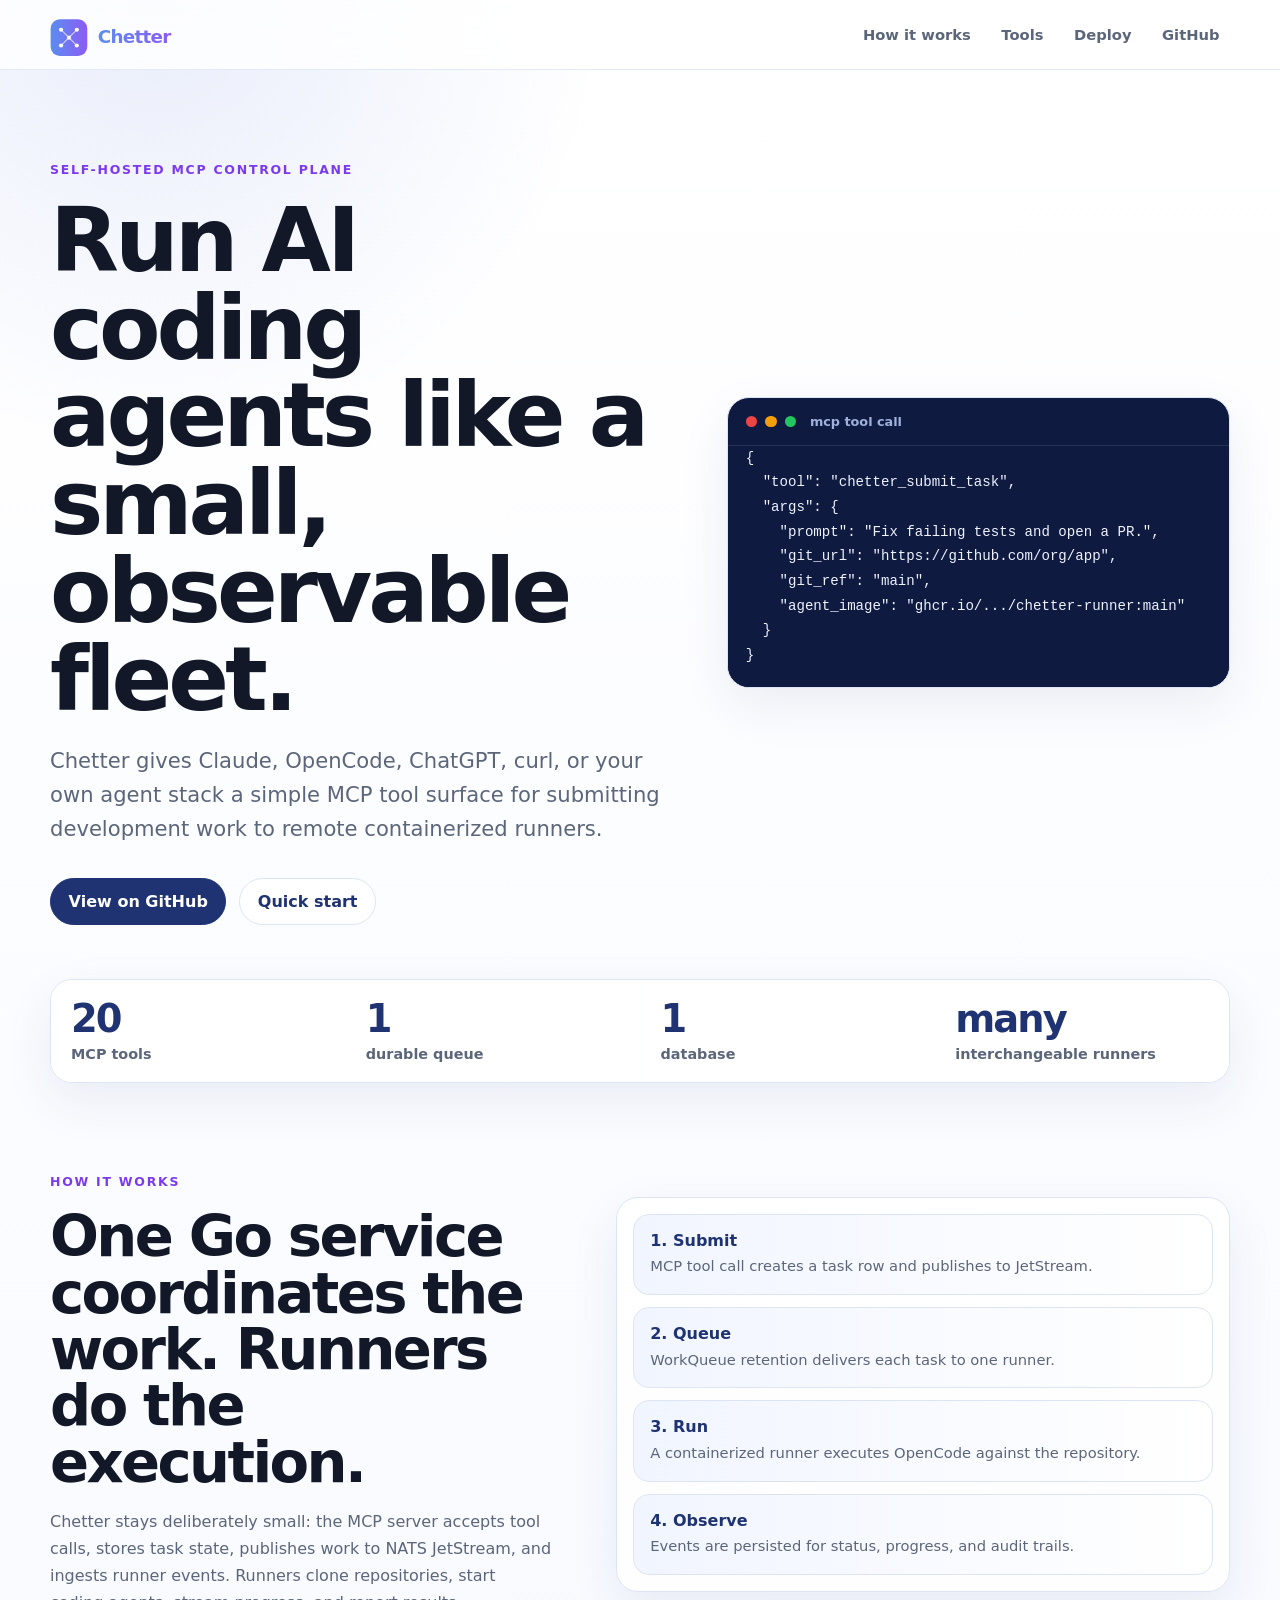
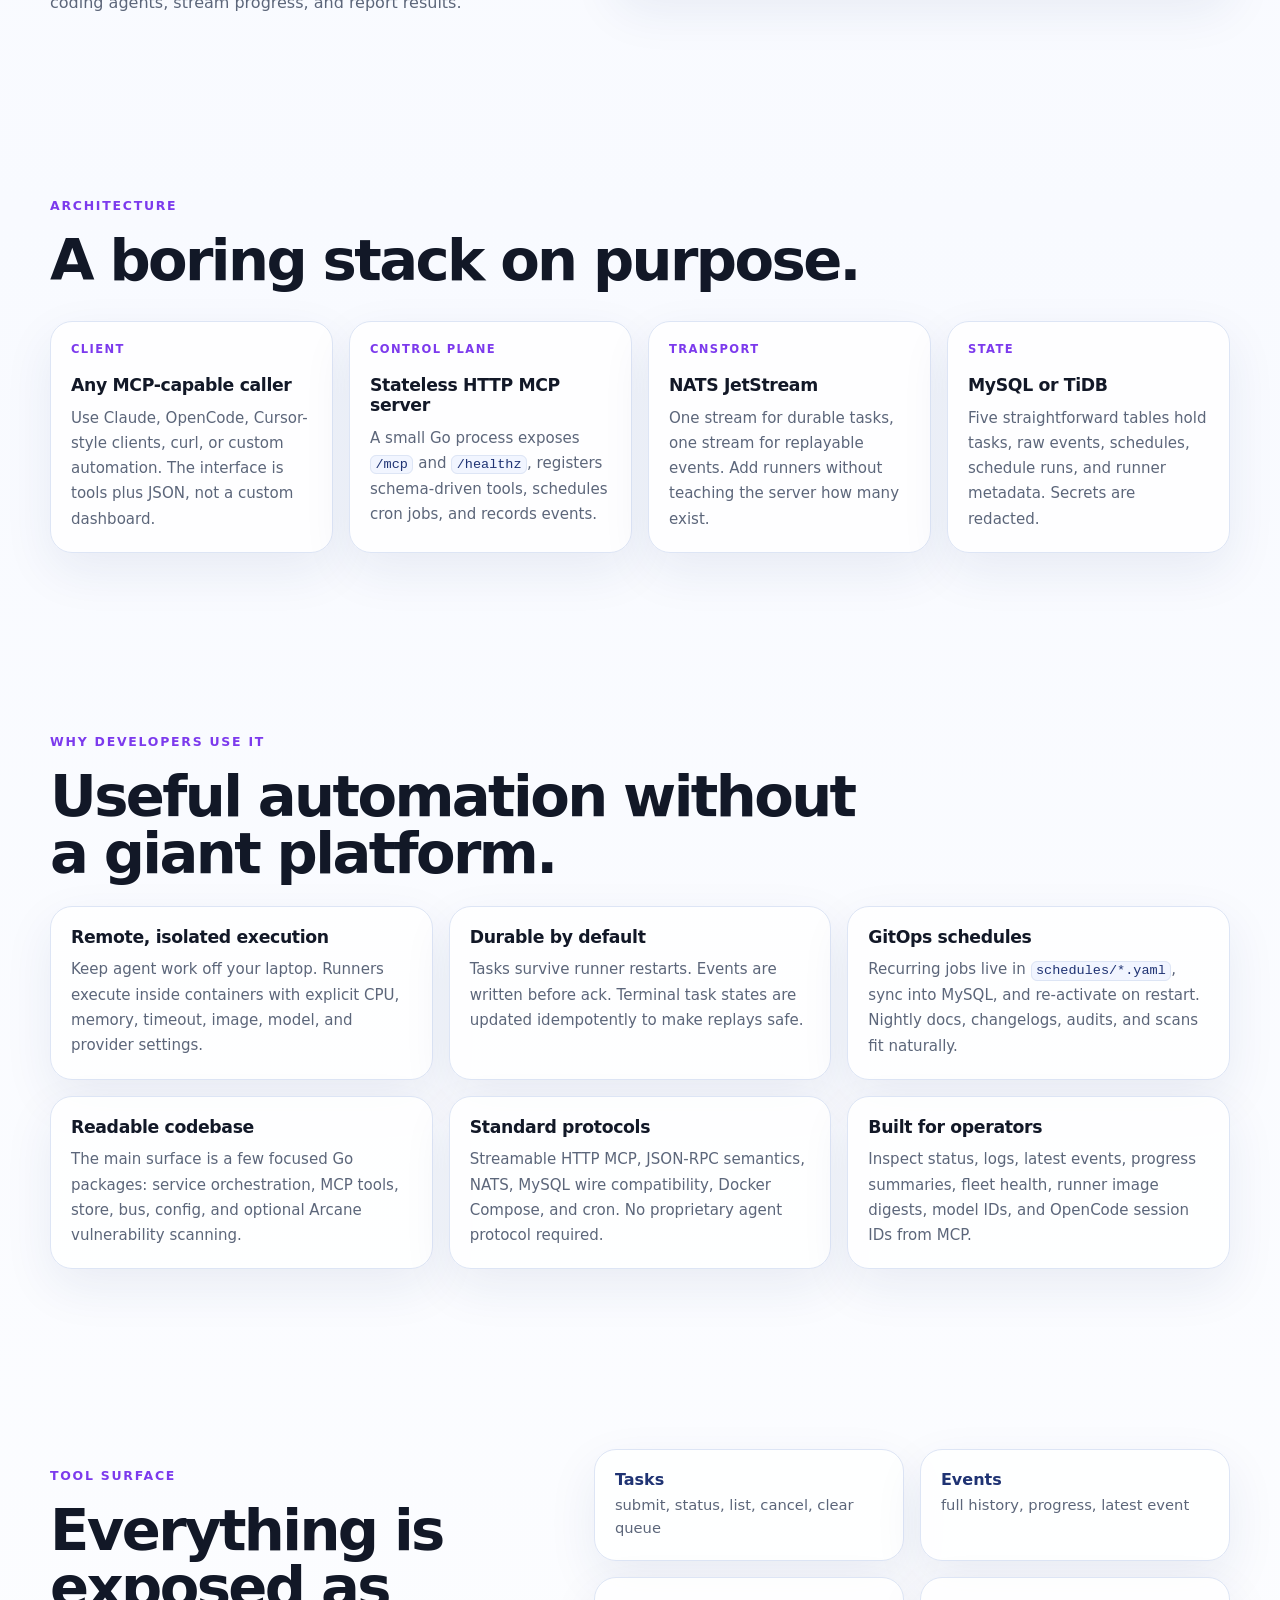
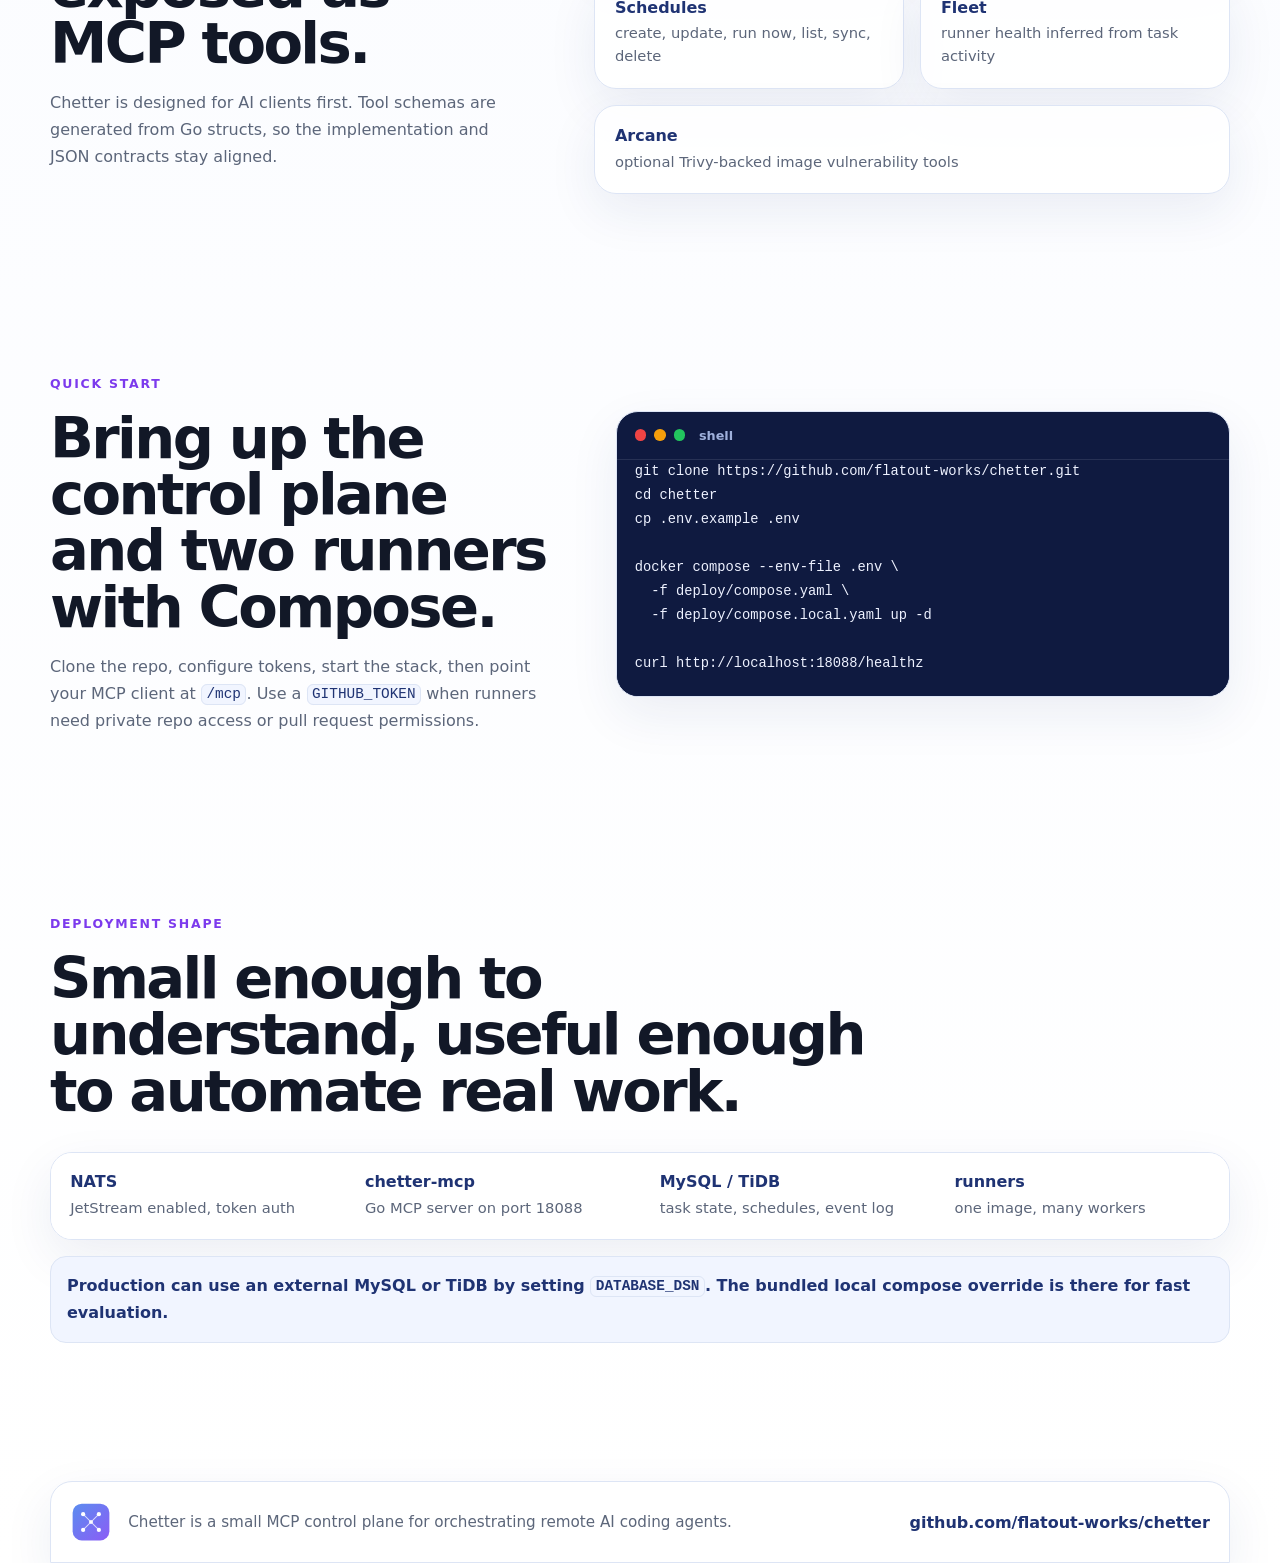
<file: website/index.html>
<!DOCTYPE html>
<html lang="en">
<head>
  <meta charset="UTF-8" />
  <meta name="viewport" content="width=device-width, initial-scale=1.0" />
  <title>Chetter - MCP control plane for AI coding agents</title>
  <meta name="description" content="Chetter is a small, self-hosted MCP control plane for sending software development work to a fleet of containerized AI coding agents." />
  <link rel="icon" href="chetter-mark.svg" type="image/svg+xml" />
  <link rel="stylesheet" href="styles.css" />
</head>
<body>
  <header class="site-header">
    <a class="brand" href="#top" aria-label="Chetter home">
      <img src="chetter-text.svg" alt="Chetter" />
    </a>
    <nav class="nav" aria-label="Primary navigation">
      <a href="#how-it-works">How it works</a>
      <a href="#tools">Tools</a>
      <a href="#deploy">Deploy</a>
      <a href="https://github.com/flatout-works/chetter">GitHub</a>
    </nav>
  </header>

  <main id="top">
    <section class="hero section-shell">
      <div class="hero-copy">
        <p class="eyebrow">Self-hosted MCP control plane</p>
        <h1>Run AI coding agents like a small, observable fleet.</h1>
        <p class="lead">Chetter gives Claude, OpenCode, ChatGPT, curl, or your own agent stack a simple MCP tool surface for submitting development work to remote containerized runners.</p>
        <div class="hero-actions" aria-label="Primary actions">
          <a class="button primary" href="https://github.com/flatout-works/chetter">View on GitHub</a>
          <a class="button secondary" href="#quick-start">Quick start</a>
        </div>
      </div>
      <aside class="terminal-card" aria-label="Chetter task example">
        <div class="terminal-top"><span></span><span></span><span></span><b>mcp tool call</b></div>
        <pre><code>{
  "tool": "chetter_submit_task",
  "args": {
    "prompt": "Fix failing tests and open a PR.",
    "git_url": "https://github.com/org/app",
    "git_ref": "main",
    "agent_image": "ghcr.io/.../chetter-runner:main"
  }
}</code></pre>
      </aside>
    </section>

    <section class="metrics" aria-label="Chetter summary">
      <div><strong>20</strong><span>MCP tools</span></div>
      <div><strong>1</strong><span>durable queue</span></div>
      <div><strong>1</strong><span>database</span></div>
      <div><strong>many</strong><span>interchangeable runners</span></div>
    </section>

    <section class="section-shell split" id="how-it-works">
      <div>
        <p class="eyebrow">How it works</p>
        <h2>One Go service coordinates the work. Runners do the execution.</h2>
        <p>Chetter stays deliberately small: the MCP server accepts tool calls, stores task state, publishes work to NATS JetStream, and ingests runner events. Runners clone repositories, start coding agents, stream progress, and report results.</p>
      </div>
      <div class="flow-card">
        <div><b>1. Submit</b><span>MCP tool call creates a task row and publishes to JetStream.</span></div>
        <div><b>2. Queue</b><span>WorkQueue retention delivers each task to one runner.</span></div>
        <div><b>3. Run</b><span>A containerized runner executes OpenCode against the repository.</span></div>
        <div><b>4. Observe</b><span>Events are persisted for status, progress, and audit trails.</span></div>
      </div>
    </section>

    <section class="section-shell architecture" aria-labelledby="architecture-title">
      <p class="eyebrow">Architecture</p>
      <h2 id="architecture-title">A boring stack on purpose.</h2>
      <div class="architecture-grid">
        <article>
          <span>client</span>
          <h3>Any MCP-capable caller</h3>
          <p>Use Claude, OpenCode, Cursor-style clients, curl, or custom automation. The interface is tools plus JSON, not a custom dashboard.</p>
        </article>
        <article>
          <span>control plane</span>
          <h3>Stateless HTTP MCP server</h3>
          <p>A small Go process exposes <code>/mcp</code> and <code>/healthz</code>, registers schema-driven tools, schedules cron jobs, and records events.</p>
        </article>
        <article>
          <span>transport</span>
          <h3>NATS JetStream</h3>
          <p>One stream for durable tasks, one stream for replayable events. Add runners without teaching the server how many exist.</p>
        </article>
        <article>
          <span>state</span>
          <h3>MySQL or TiDB</h3>
          <p>Five straightforward tables hold tasks, raw events, schedules, schedule runs, and runner metadata. Secrets are redacted.</p>
        </article>
      </div>
    </section>

    <section class="section-shell value-grid" aria-labelledby="why-title">
      <div class="section-intro">
        <p class="eyebrow">Why developers use it</p>
        <h2 id="why-title">Useful automation without a giant platform.</h2>
      </div>
      <article>
        <h3>Remote, isolated execution</h3>
        <p>Keep agent work off your laptop. Runners execute inside containers with explicit CPU, memory, timeout, image, model, and provider settings.</p>
      </article>
      <article>
        <h3>Durable by default</h3>
        <p>Tasks survive runner restarts. Events are written before ack. Terminal task states are updated idempotently to make replays safe.</p>
      </article>
      <article>
        <h3>GitOps schedules</h3>
        <p>Recurring jobs live in <code>schedules/*.yaml</code>, sync into MySQL, and re-activate on restart. Nightly docs, changelogs, audits, and scans fit naturally.</p>
      </article>
      <article>
        <h3>Readable codebase</h3>
        <p>The main surface is a few focused Go packages: service orchestration, MCP tools, store, bus, config, and optional Arcane vulnerability scanning.</p>
      </article>
      <article>
        <h3>Standard protocols</h3>
        <p>Streamable HTTP MCP, JSON-RPC semantics, NATS, MySQL wire compatibility, Docker Compose, and cron. No proprietary agent protocol required.</p>
      </article>
      <article>
        <h3>Built for operators</h3>
        <p>Inspect status, logs, latest events, progress summaries, fleet health, runner image digests, model IDs, and OpenCode session IDs from MCP.</p>
      </article>
    </section>

    <section class="section-shell tools" id="tools">
      <div>
        <p class="eyebrow">Tool surface</p>
        <h2>Everything is exposed as MCP tools.</h2>
        <p>Chetter is designed for AI clients first. Tool schemas are generated from Go structs, so the implementation and JSON contracts stay aligned.</p>
      </div>
      <div class="tool-groups">
        <article><b>Tasks</b><span>submit, status, list, cancel, clear queue</span></article>
        <article><b>Events</b><span>full history, progress, latest event</span></article>
        <article><b>Schedules</b><span>create, update, run now, list, sync, delete</span></article>
        <article><b>Fleet</b><span>runner health inferred from task activity</span></article>
        <article><b>Arcane</b><span>optional Trivy-backed image vulnerability tools</span></article>
      </div>
    </section>

    <section class="section-shell split" id="quick-start">
      <div>
        <p class="eyebrow">Quick start</p>
        <h2>Bring up the control plane and two runners with Compose.</h2>
        <p>Clone the repo, configure tokens, start the stack, then point your MCP client at <code>/mcp</code>. Use a <code>GITHUB_TOKEN</code> when runners need private repo access or pull request permissions.</p>
      </div>
      <aside class="terminal-card compact" aria-label="Quick start commands">
        <div class="terminal-top"><span></span><span></span><span></span><b>shell</b></div>
        <pre><code>git clone https://github.com/flatout-works/chetter.git
cd chetter
cp .env.example .env

docker compose --env-file .env \
  -f deploy/compose.yaml \
  -f deploy/compose.local.yaml up -d

curl http://localhost:18088/healthz</code></pre>
      </aside>
    </section>

    <section class="section-shell deploy" id="deploy">
      <div>
        <p class="eyebrow">Deployment shape</p>
        <h2>Small enough to understand, useful enough to automate real work.</h2>
      </div>
      <div class="deploy-row">
        <div><b>NATS</b><span>JetStream enabled, token auth</span></div>
        <div><b>chetter-mcp</b><span>Go MCP server on port 18088</span></div>
        <div><b>MySQL / TiDB</b><span>task state, schedules, event log</span></div>
        <div><b>runners</b><span>one image, many workers</span></div>
      </div>
      <p class="note">Production can use an external MySQL or TiDB by setting <code>DATABASE_DSN</code>. The bundled local compose override is there for fast evaluation.</p>
    </section>
  </main>

  <footer class="site-footer">
    <img src="chetter-mark.svg" alt="" />
    <p>Chetter is a small MCP control plane for orchestrating remote AI coding agents.</p>
    <a href="https://github.com/flatout-works/chetter">github.com/flatout-works/chetter</a>
  </footer>
</body>
</html>
</file>
<file: website/styles.css>
:root {
  --bg: #f8faff;
  --panel: #ffffff;
  --panel-soft: #f1f5ff;
  --ink: #121827;
  --muted: #5c667a;
  --line: #dde5f5;
  --blue: #4a6fd6;
  --blue-dark: #1f3373;
  --purple: #7c3aed;
  --code: #0f1a40;
  --shadow: 0 18px 50px rgba(31, 51, 115, 0.08);
  --radius: 22px;
}

* {
  box-sizing: border-box;
}

html {
  scroll-behavior: smooth;
}

body {
  background: radial-gradient(circle at 12% 0%, rgba(74, 111, 214, 0.12), transparent 28rem), linear-gradient(180deg, #ffffff 0%, var(--bg) 38%, #ffffff 100%);
  color: var(--ink);
  font-family: Inter, ui-sans-serif, system-ui, -apple-system, BlinkMacSystemFont, "Segoe UI", sans-serif;
  margin: 0;
}

a {
  color: inherit;
}

code,
pre {
  font-family: "SFMono-Regular", Consolas, "Liberation Mono", monospace;
}

p code {
  background: var(--panel-soft);
  border: 1px solid var(--line);
  border-radius: 0.38rem;
  color: var(--blue-dark);
  font-size: 0.9em;
  padding: 0.08rem 0.28rem;
}

.site-header {
  align-items: center;
  backdrop-filter: blur(18px);
  background: rgba(255, 255, 255, 0.82);
  border-bottom: 1px solid rgba(221, 229, 245, 0.8);
  display: flex;
  gap: 1.25rem;
  justify-content: space-between;
  left: 0;
  padding: 0.85rem clamp(1rem, 4vw, 3rem);
  position: sticky;
  right: 0;
  top: 0;
  z-index: 10;
}

.brand {
  align-items: center;
  display: inline-flex;
  line-height: 0;
}

.brand img {
  height: 42px;
  width: auto;
}

.nav {
  align-items: center;
  display: flex;
  flex-wrap: wrap;
  gap: 0.35rem;
  justify-content: flex-end;
}

.nav a {
  border-radius: 999px;
  color: var(--muted);
  font-size: 0.92rem;
  font-weight: 700;
  padding: 0.6rem 0.78rem;
  text-decoration: none;
}

.nav a:hover {
  background: var(--panel-soft);
  color: var(--blue-dark);
}

.section-shell,
.metrics,
.site-footer {
  margin-left: auto;
  margin-right: auto;
  max-width: 1180px;
  width: min(calc(100% - 2rem), 1180px);
}

.section-shell {
  padding: clamp(3.5rem, 7vw, 6rem) 0;
}

.hero {
  align-items: center;
  display: grid;
  gap: clamp(2rem, 5vw, 4rem);
  grid-template-columns: minmax(0, 1fr) minmax(340px, 0.82fr);
  min-height: calc(100vh - 74px);
}

.hero-copy {
  max-width: 720px;
}

.eyebrow {
  color: var(--purple);
  font-size: 0.78rem;
  font-weight: 850;
  letter-spacing: 0.14em;
  margin: 0 0 1rem;
  text-transform: uppercase;
}

h1,
h2,
h3,
p {
  margin: 0;
}

h1,
h2 {
  letter-spacing: -0.045em;
  line-height: 0.98;
}

h1 {
  font-size: clamp(3.1rem, 7vw, 6.5rem);
  max-width: 820px;
}

h2 {
  font-size: clamp(2.1rem, 4.5vw, 4.35rem);
  max-width: 850px;
}

h3 {
  font-size: 1.08rem;
  letter-spacing: -0.02em;
}

p {
  color: var(--muted);
  font-size: 1rem;
  line-height: 1.68;
}

.lead {
  font-size: clamp(1.07rem, 1.7vw, 1.32rem);
  line-height: 1.62;
  margin-top: 1.25rem;
  max-width: 710px;
}

.hero-actions {
  display: flex;
  flex-wrap: wrap;
  gap: 0.8rem;
  margin-top: 2rem;
}

.button {
  border: 1px solid var(--line);
  border-radius: 999px;
  display: inline-flex;
  font-weight: 800;
  justify-content: center;
  padding: 0.82rem 1.1rem;
  text-decoration: none;
}

.button.primary {
  background: var(--blue-dark);
  border-color: var(--blue-dark);
  color: #ffffff;
}

.button.secondary {
  background: #ffffff;
  color: var(--blue-dark);
}

.button:hover {
  box-shadow: 0 10px 22px rgba(31, 51, 115, 0.12);
  transform: translateY(-1px);
}

.terminal-card,
.flow-card,
.architecture-grid article,
.value-grid article,
.tool-groups article,
.deploy-row,
.metrics,
.site-footer {
  background: rgba(255, 255, 255, 0.88);
  border: 1px solid var(--line);
  box-shadow: var(--shadow);
}

.terminal-card {
  border-radius: var(--radius);
  overflow: hidden;
}

.terminal-top {
  align-items: center;
  border-bottom: 1px solid rgba(255, 255, 255, 0.1);
  display: flex;
  gap: 0.5rem;
  padding: 1rem 1.1rem;
}

.terminal-top span {
  border-radius: 50%;
  height: 0.72rem;
  width: 0.72rem;
}

.terminal-top span:nth-child(1) { background: #ef4444; }
.terminal-top span:nth-child(2) { background: #f59e0b; }
.terminal-top span:nth-child(3) { background: #22c55e; }

.terminal-top b {
  color: #9fb0db;
  font-size: 0.8rem;
  margin-left: 0.35rem;
}

.terminal-card,
.terminal-card pre {
  background: var(--code);
}

.terminal-card pre {
  margin: 0;
  overflow-x: auto;
  padding: 0 1.1rem 1.25rem;
}

.terminal-card code {
  color: #eef2ff;
  display: block;
  font-size: clamp(0.8rem, 1.1vw, 0.93rem);
  line-height: 1.75;
}

.terminal-card.compact code {
  font-size: 0.86rem;
}

.metrics {
  border-radius: var(--radius);
  display: grid;
  gap: 1px;
  grid-template-columns: repeat(4, minmax(0, 1fr));
  margin-top: -2.25rem;
  overflow: hidden;
}

.metrics div {
  background: #ffffff;
  padding: 1.25rem;
}

.metrics strong {
  color: var(--blue-dark);
  display: block;
  font-size: clamp(1.7rem, 3vw, 2.5rem);
  letter-spacing: -0.05em;
  line-height: 1;
}

.metrics span {
  color: var(--muted);
  display: block;
  font-size: 0.9rem;
  font-weight: 750;
  margin-top: 0.45rem;
}

.split {
  align-items: center;
  display: grid;
  gap: clamp(2rem, 5vw, 4rem);
  grid-template-columns: 0.9fr 1.1fr;
}

.split p:not(.eyebrow),
.tools > div:first-child p {
  margin-top: 1.1rem;
  max-width: 680px;
}

.flow-card {
  border-radius: var(--radius);
  display: grid;
  gap: 0.75rem;
  padding: 1rem;
}

.flow-card div {
  background: linear-gradient(90deg, var(--panel-soft), #ffffff);
  border: 1px solid var(--line);
  border-radius: 16px;
  padding: 1rem;
}

.flow-card b,
.deploy-row b,
.tool-groups b {
  color: var(--blue-dark);
  display: block;
  margin-bottom: 0.35rem;
}

.flow-card span,
.deploy-row span,
.tool-groups span {
  color: var(--muted);
  display: block;
  font-size: 0.92rem;
  line-height: 1.55;
}

.architecture-grid,
.value-grid,
.tool-groups {
  display: grid;
  gap: 1rem;
}

.architecture-grid {
  grid-template-columns: repeat(4, minmax(0, 1fr));
  margin-top: 2rem;
}

.architecture-grid article,
.value-grid article,
.tool-groups article {
  border-radius: var(--radius);
  padding: 1.25rem;
}

.architecture-grid article span {
  color: var(--purple);
  display: block;
  font-size: 0.72rem;
  font-weight: 850;
  letter-spacing: 0.12em;
  margin-bottom: 1.2rem;
  text-transform: uppercase;
}

.architecture-grid article p,
.value-grid article p {
  font-size: 0.94rem;
  margin-top: 0.65rem;
}

.section-intro {
  grid-column: 1 / -1;
  margin-bottom: 0.5rem;
}

.value-grid {
  grid-template-columns: repeat(3, minmax(0, 1fr));
}

.tools {
  align-items: start;
  display: grid;
  gap: clamp(2rem, 5vw, 4rem);
  grid-template-columns: 0.86fr 1.14fr;
}

.tool-groups {
  grid-template-columns: repeat(2, minmax(0, 1fr));
}

.tool-groups article:last-child {
  grid-column: 1 / -1;
}

.deploy-row {
  border-radius: var(--radius);
  display: grid;
  gap: 1px;
  grid-template-columns: repeat(4, minmax(0, 1fr));
  margin-top: 2rem;
  overflow: hidden;
}

.deploy-row div {
  background: #ffffff;
  padding: 1.2rem;
}

.note {
  background: var(--panel-soft);
  border: 1px solid var(--line);
  border-radius: 16px;
  color: var(--blue-dark);
  font-weight: 750;
  margin-top: 1rem;
  padding: 1rem;
}

.site-footer {
  align-items: center;
  border-radius: var(--radius) var(--radius) 0 0;
  display: flex;
  gap: 1rem;
  margin-top: 3rem;
  padding: 1.2rem;
}

.site-footer img {
  height: 42px;
  width: 42px;
}

.site-footer p {
  flex: 1;
  font-size: 0.95rem;
}

.site-footer a {
  color: var(--blue-dark);
  font-weight: 800;
  text-decoration: none;
}

.site-footer a:hover {
  text-decoration: underline;
}

@media (max-width: 980px) {
  .hero,
  .split,
  .tools {
    grid-template-columns: 1fr;
  }

  .hero {
    min-height: auto;
    padding-top: 4rem;
  }

  .architecture-grid,
  .value-grid,
  .deploy-row {
    grid-template-columns: repeat(2, minmax(0, 1fr));
  }

  .metrics {
    margin-top: 0;
  }
}

@media (max-width: 700px) {
  .site-header {
    align-items: flex-start;
    flex-direction: column;
  }

  .nav {
    justify-content: flex-start;
  }

  .nav a {
    padding-left: 0;
  }

  .metrics,
  .architecture-grid,
  .value-grid,
  .tool-groups,
  .deploy-row {
    grid-template-columns: 1fr;
  }

  .tool-groups article:last-child {
    grid-column: auto;
  }

  .section-shell {
    padding: 3.5rem 0;
  }

  .site-footer {
    align-items: flex-start;
    flex-direction: column;
  }
}
</file>
